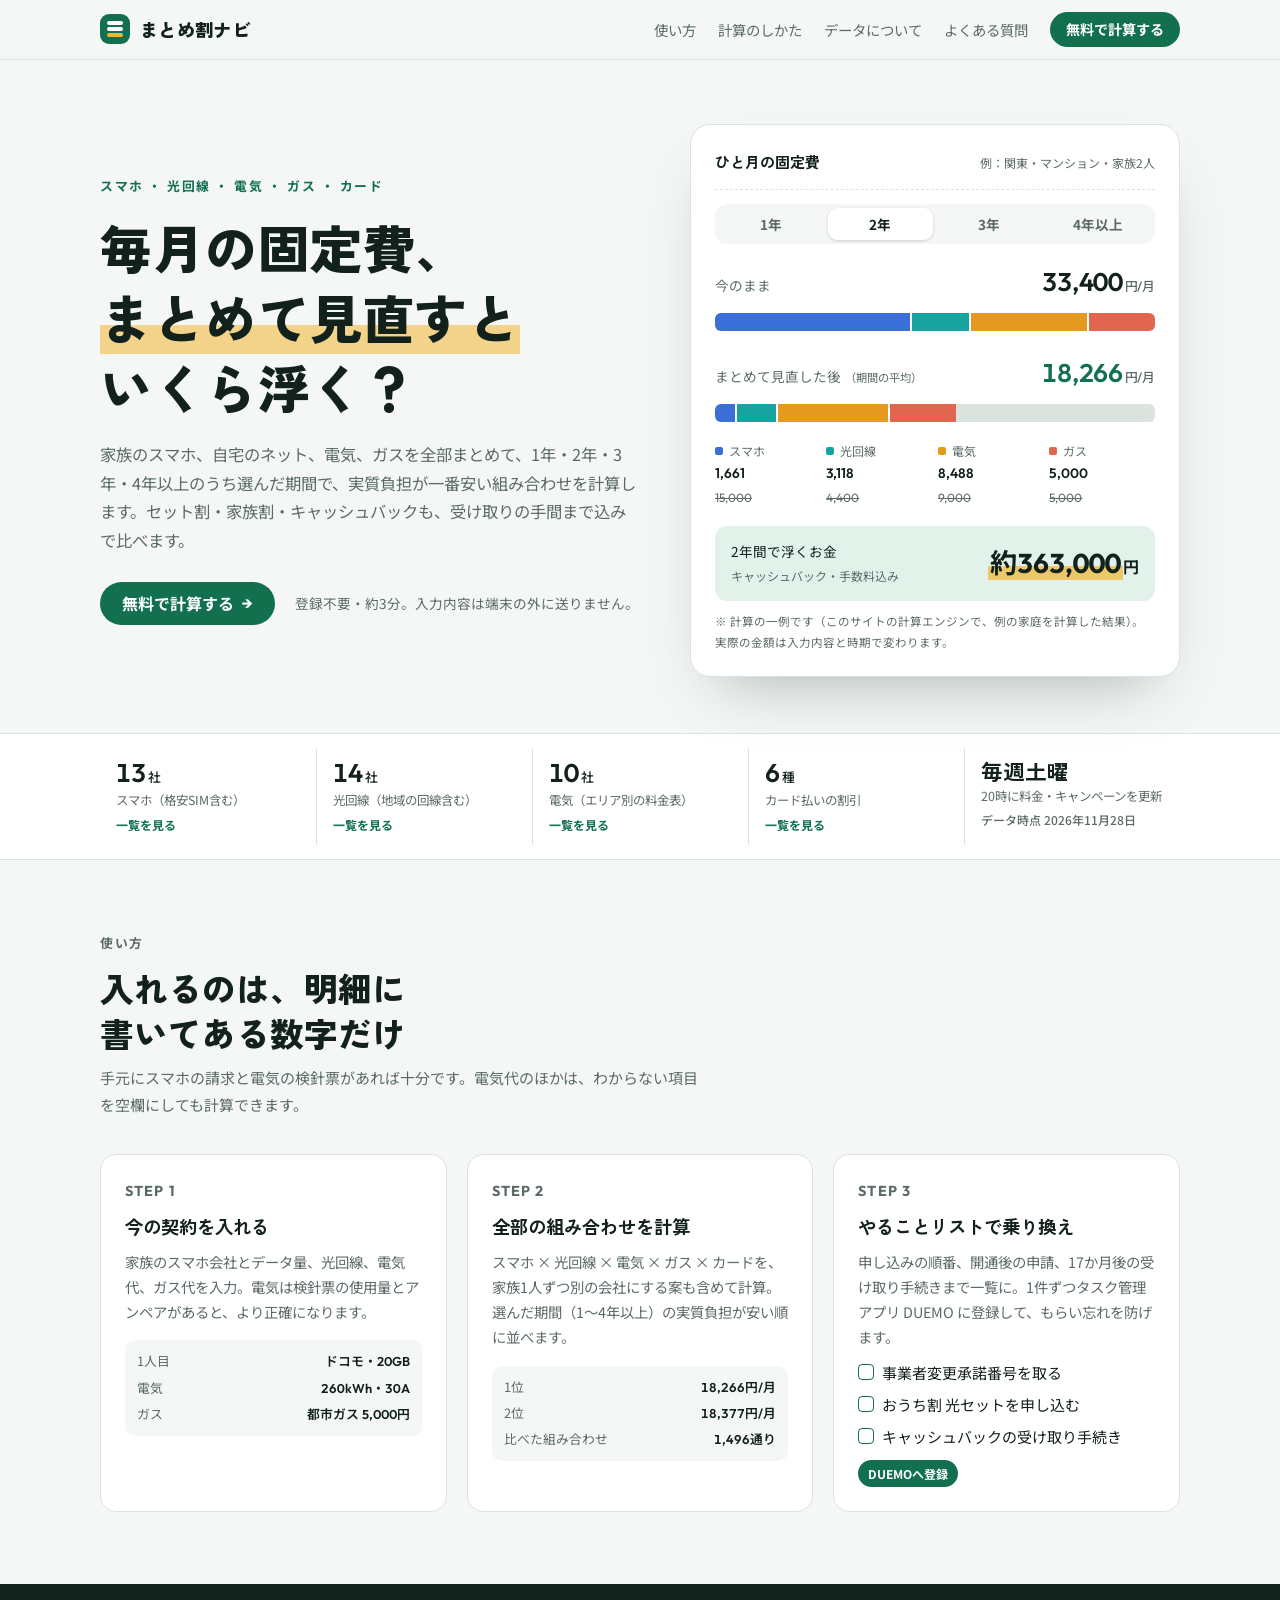
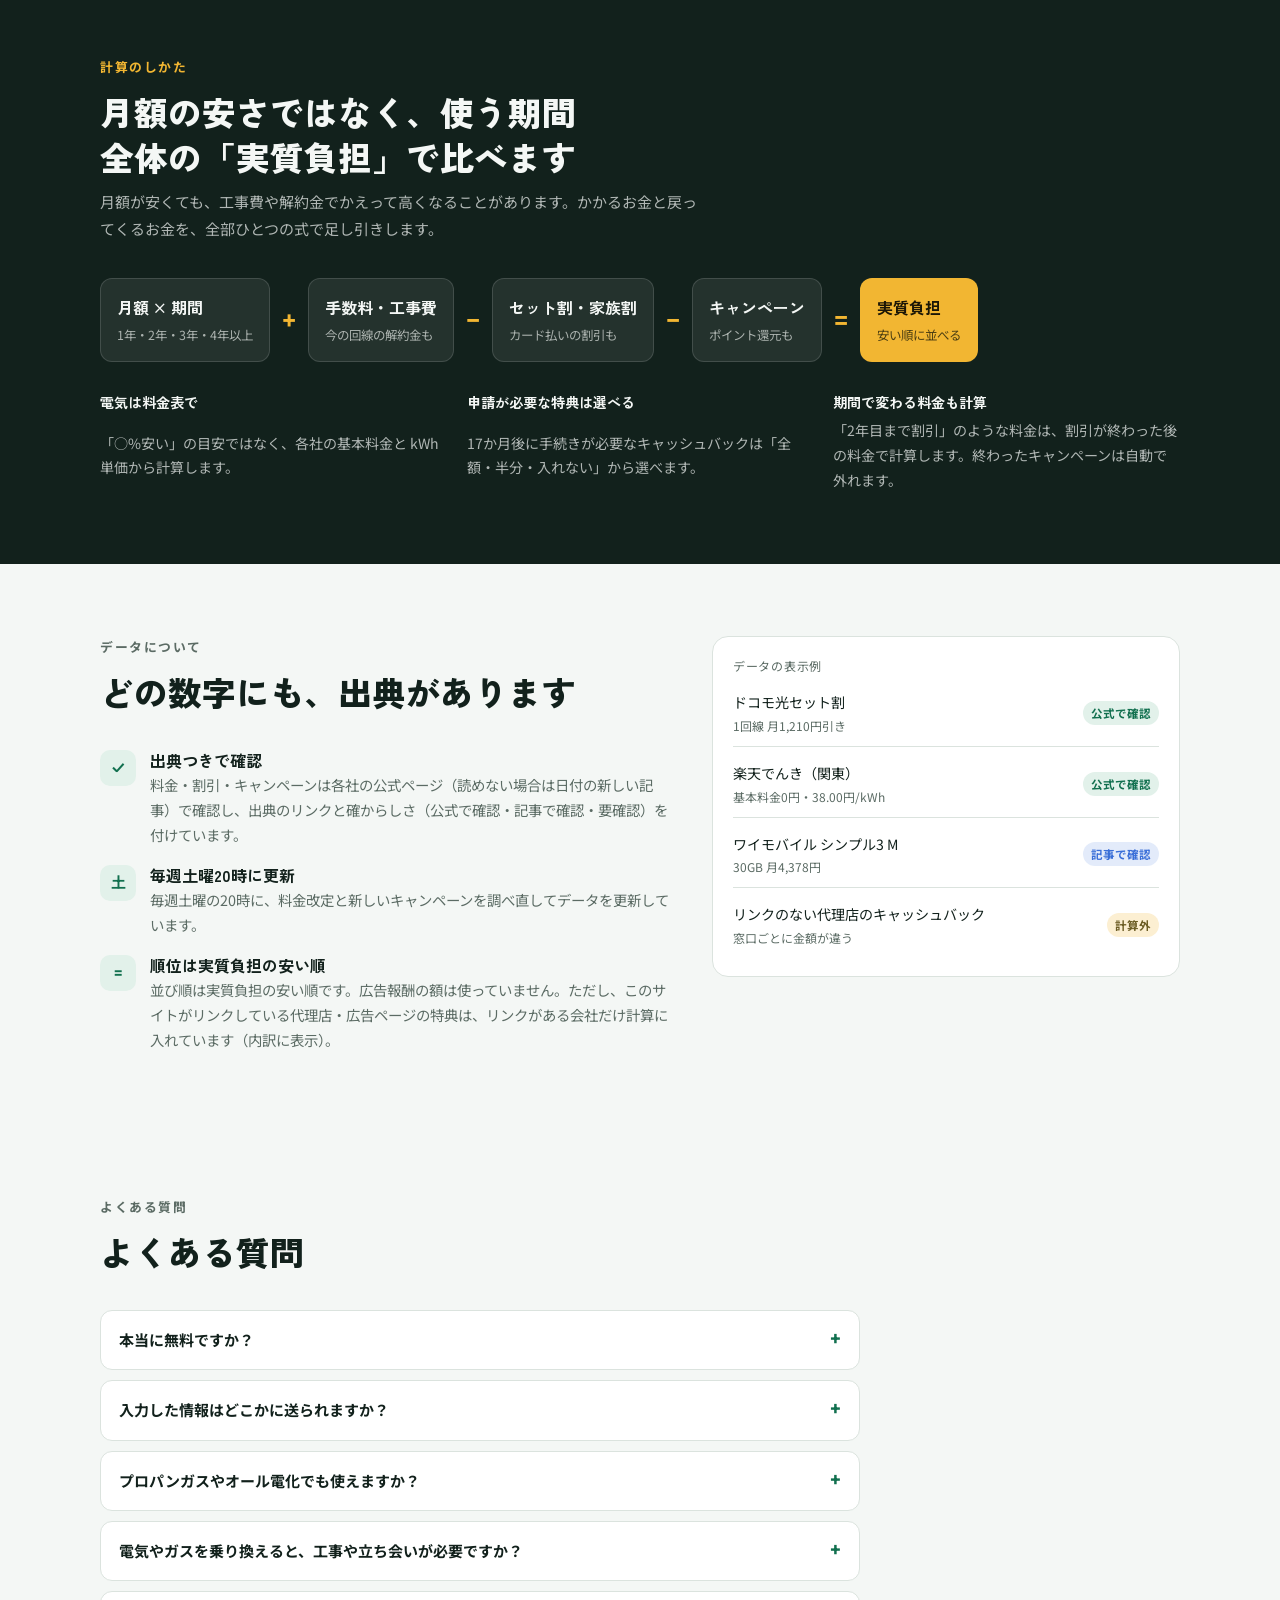
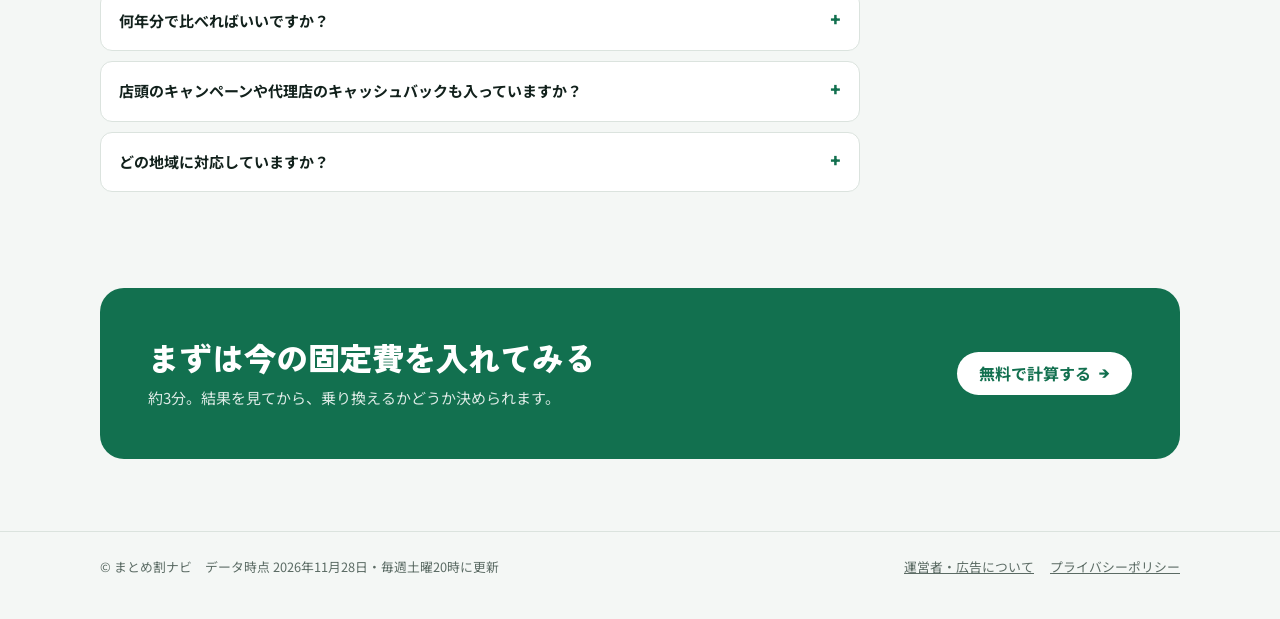
<file: index.html>
<!DOCTYPE html>
<html lang="ja">
<head>
<meta charset="UTF-8">
<meta name="viewport" content="width=device-width, initial-scale=1.0, viewport-fit=cover">
<title>まとめ割ナビ</title>
<meta name="claude:viewport-fit-sides" content="cover">
<meta name="description" content="スマホ・光回線・電気・ガス・カードをまとめて見直し、1年〜4年以上の実質負担が一番安い組み合わせと乗り換えのやることリストを無料で計算します。">
<meta property="og:title" content="まとめ割ナビ｜固定費をまとめて見直すと、いくら浮く？">
<meta property="og:description" content="家族のスマホ・光回線・電気・ガス・カードを全部まとめて、実質負担が一番安い組み合わせを無料で計算。データは毎週土曜20時に更新。">
<meta property="og:type" content="website">
<meta name="twitter:card" content="summary">
<link rel="preconnect" href="https://fonts.googleapis.com">
<link rel="preconnect" href="https://fonts.gstatic.com" crossorigin>
<link rel="stylesheet" href="https://fonts.googleapis.com/css2?family=Zen+Kaku+Gothic+New:wght@500;700;900&family=Noto+Sans+JP:wght@400;500;700&family=Outfit:wght@500;600;700&display=swap">
<style>
html, body { margin: 0; }

/* Layout: 明細書のように「今のまま」と「まとめた後」を並べて比べる。左に主張、右に明細カード。下は手順→計算式→信頼→FAQ */
:root {
  --paper: #f4f7f5;        /* 地：わずかに緑寄りの白 */
  --sheet: #ffffff;        /* 明細の紙 */
  --ink: #12211c;          /* 文字：深い緑の墨 */
  --muted: #5b6b64;
  --rule: #dbe3de;
  --brand: #12704f;        /* まとめ割の緑 */
  --brand-ink: #ffffff;
  --brand-soft: #e2f1ea;
  --mark: #f2b632;         /* 浮いたお金のマーカー（1か所だけ強く） */
  --c-mobile: #3a6fd8;
  --c-hikari: #17a3a0;
  --c-elec: #e39a1e;
  --c-gas: #e0664f;
  --font-display: "Zen Kaku Gothic New", "Hiragino Sans", "Noto Sans JP", sans-serif;
  --font-body: "Noto Sans JP", "Hiragino Sans", "Yu Gothic UI", sans-serif;
  --font-num: "Outfit", "Noto Sans JP", system-ui, sans-serif;
  --deep: #12211c;          /* 計算式の帯 */
  --on-deep: #f4f7f5;
  --radius: 16px;
}
@media (prefers-color-scheme: dark) {
  :root:not([data-theme="light"]) {
    --paper: #0d1512; --sheet: #15201c; --ink: #e7efeb; --muted: #9aaca4; --rule: #26342e;
    --brand: #3fbf8c; --brand-ink: #06120d; --brand-soft: #173329; --mark: #f5c451;
    --c-mobile: #6d97ee; --c-hikari: #3cc3bf; --c-elec: #f0b44a; --c-gas: #f08a75;
    --deep: #08100d; --on-deep: #e7efeb; color-scheme: dark;
  }
}
:root[data-theme="dark"] {
  --paper: #0d1512; --sheet: #15201c; --ink: #e7efeb; --muted: #9aaca4; --rule: #26342e;
  --brand: #3fbf8c; --brand-ink: #06120d; --brand-soft: #173329; --mark: #f5c451;
  --c-mobile: #6d97ee; --c-hikari: #3cc3bf; --c-elec: #f0b44a; --c-gas: #f08a75;
  --deep: #08100d; --on-deep: #e7efeb; color-scheme: dark;
}

* { box-sizing: border-box; }
body {
  background: var(--paper); color: var(--ink);
  font-family: var(--font-body); font-size: 15px; line-height: 1.75;
  -webkit-text-size-adjust: 100%;
}
.band { padding-left: max(16px, env(safe-area-inset-left, 0px)); padding-right: max(16px, env(safe-area-inset-right, 0px)); }
.wrap { max-width: 1080px; margin: 0 auto; }
h1, h2, h3 { font-family: var(--font-display); text-wrap: balance; line-height: 1.35; margin: 0; }
p { margin: 0; }
a { color: inherit; }
.num { font-family: var(--font-num); font-variant-numeric: tabular-nums; }
:focus-visible { outline: 3px solid var(--mark); outline-offset: 2px; border-radius: 6px; }

/* ---------- ヘッダー ---------- */
body::before { content: ""; position: fixed; inset: 0 0 auto; height: env(safe-area-inset-top, 0px); z-index: 10; background: var(--paper); }
.head { position: sticky; top: env(safe-area-inset-top, 0px); z-index: 5; background: color-mix(in srgb, var(--paper) 88%, transparent); backdrop-filter: blur(10px); border-bottom: 1px solid var(--rule); }
.head .wrap { display: flex; align-items: center; justify-content: space-between; gap: 12px; padding-block: 12px; }
.logo { display: flex; align-items: center; gap: 10px; font-family: var(--font-display); font-weight: 900; font-size: 1.15rem; text-decoration: none; letter-spacing: .02em; }
.logo-mark { width: 30px; height: 30px; border-radius: 9px; background: var(--brand); display: grid; place-items: center; }
.logo-mark span { display: block; width: 16px; height: 4px; border-radius: 2px; background: var(--brand-ink); box-shadow: 0 -6px 0 var(--brand-ink), 0 6px 0 var(--mark); }
.nav { display: flex; align-items: center; gap: 22px; font-size: .9rem; }
.nav a { text-decoration: none; color: var(--muted); }
.nav a:hover { color: var(--ink); }
.nav a.btn, .nav a.btn:hover { color: var(--brand-ink); }
.btn {
  display: inline-flex; align-items: center; justify-content: center; gap: 8px;
  padding: 12px 22px; border-radius: 999px; border: 0; cursor: pointer;
  background: var(--brand); color: var(--brand-ink); font: 700 1rem/1.2 var(--font-body); text-decoration: none;
  transition: transform .15s ease, box-shadow .15s ease;
}
.btn:hover { transform: translateY(-1px); box-shadow: 0 8px 20px color-mix(in srgb, var(--brand) 30%, transparent); }
.btn.small { padding: 9px 16px; font-size: .88rem; }
.btn .arrow { font-family: var(--font-num); }
@media (max-width: 720px) { .nav a:not(.btn) { display: none; } }

/* ---------- ヒーロー ---------- */
.hero .wrap { display: grid; grid-template-columns: 1.05fr .95fr; gap: 48px; align-items: center; padding-block: 64px 56px; }
.eyebrow { font-size: .8rem; letter-spacing: .12em; color: var(--brand); font-weight: 700; }
.hero h1 { font-size: clamp(2rem, 4.6vw, 3.25rem); font-weight: 900; letter-spacing: .01em; margin-top: 14px; }
.hero h1 .hl { background: linear-gradient(transparent 62%, color-mix(in srgb, var(--mark) 55%, transparent) 62%); }
.lead { margin-top: 18px; color: var(--muted); font-size: 1.02rem; max-width: 34em; }
.hero-cta { display: flex; flex-wrap: wrap; align-items: center; gap: 14px 20px; margin-top: 28px; }
.hero-cta .note { font-size: .85rem; color: var(--muted); }

/* 明細カード */
.bill { background: var(--sheet); border-radius: 20px; padding: 24px; border: 1px solid var(--rule); box-shadow: 0 30px 60px -30px color-mix(in srgb, var(--ink) 35%, transparent); min-width: 0; }
.bill-head { display: flex; justify-content: space-between; align-items: baseline; gap: 10px; padding-bottom: 14px; border-bottom: 1px dashed var(--rule); }
.bill-title { font-family: var(--font-display); font-weight: 700; }
.bill-meta { font-size: .75rem; color: var(--muted); }
.row { display: grid; gap: 8px; padding-block: 16px 4px; }
.row-top { display: flex; justify-content: space-between; align-items: baseline; gap: 10px; }
.row-label { font-size: .85rem; color: var(--muted); }
.row-total { font-size: 1.6rem; font-weight: 600; letter-spacing: -.01em; }
.row-total small { font-size: .8rem; color: var(--muted); font-weight: 500; margin-left: 2px; }
.after .row-total { color: var(--brand); }
.stack { display: flex; height: 18px; border-radius: 6px; overflow: hidden; background: var(--rule); }
.stack i { display: block; height: 100%; }
.stack i + i { box-shadow: -2px 0 0 var(--sheet); }
.m { background: var(--c-mobile); } .h { background: var(--c-hikari); } .e { background: var(--c-elec); } .g { background: var(--c-gas); }
.legend { display: grid; grid-template-columns: repeat(4, 1fr); gap: 6px; margin-top: 14px; font-size: .75rem; }
.legend div { display: grid; gap: 1px; }
.legend span { display: inline-flex; align-items: center; gap: 6px; color: var(--muted); }
.legend span::before { content: ""; width: 8px; height: 8px; border-radius: 2px; background: currentColor; }
.legend .lm::before { background: var(--c-mobile); } .legend .lh::before { background: var(--c-hikari); }
.legend .le::before { background: var(--c-elec); } .legend .lg::before { background: var(--c-gas); }
.legend b { font-family: var(--font-num); font-weight: 600; font-size: .85rem; }
.legend s { color: var(--muted); font-family: var(--font-num); text-decoration-thickness: 1px; }
.saving { margin-top: 18px; display: flex; align-items: center; justify-content: space-between; gap: 12px; padding: 14px 16px; border-radius: 12px; background: var(--brand-soft); }
.saving p { font-size: .85rem; }
.saving .big { font-size: 1.7rem; font-weight: 700; white-space: nowrap; }
.saving .big .marker { background: linear-gradient(transparent 60%, color-mix(in srgb, var(--mark) 70%, transparent) 60%); padding: 0 2px; }
.example { margin-top: 10px; font-size: .72rem; color: var(--muted); }

@media (max-width: 860px) {
  .hero .wrap { grid-template-columns: 1fr; gap: 36px; padding-block: 40px 40px; }
}
@media (max-width: 420px) {
  .legend { grid-template-columns: repeat(2, 1fr); row-gap: 10px; }
  .saving { flex-direction: column; align-items: flex-start; }
}

/* ---------- 比較の広さ ---------- */
.reach { border-block: 1px solid var(--rule); background: var(--sheet); }
@media (max-width: 760px) { .reach .wrap { padding-block: 4px; } }

/* ---------- セクション共通 ---------- */
.sec .wrap { padding-block: 72px; }
.sec-head { display: grid; gap: 10px; max-width: 40em; margin-bottom: 36px; }
.sec h2 { font-size: clamp(1.5rem, 3vw, 2.1rem); font-weight: 900; }
.sec-head p { color: var(--muted); }

/* 使い方（本当に順番がある手順なので番号を付ける） */
.steps { display: grid; grid-template-columns: repeat(3, 1fr); gap: 20px; counter-reset: step; }
.step { position: relative; padding: 24px; border-radius: var(--radius); background: var(--sheet); border: 1px solid var(--rule); display: grid; gap: 10px; align-content: start; min-width: 0; }
.step-no { font-family: var(--font-num); font-weight: 700; font-size: .85rem; color: var(--brand); letter-spacing: .08em; }
.step h3 { font-size: 1.15rem; }
.step p { font-size: .9rem; color: var(--muted); }
.step .sample { margin-top: 6px; font-size: .8rem; background: var(--paper); border-radius: 10px; padding: 10px 12px; display: grid; gap: 4px; }
.sample-row { display: flex; justify-content: space-between; gap: 8px; }
.sample-row span { color: var(--muted); }
.sample-row b { font-family: var(--font-num); font-weight: 600; }
.todo { display: grid; gap: 6px; }
.todo li { list-style: none; display: flex; gap: 8px; align-items: flex-start; }
.todo li::before { content: ""; flex: none; width: 14px; height: 14px; margin-top: 4px; border-radius: 4px; border: 1.5px solid var(--brand); }
.todo { padding: 0; margin: 0; }
.duemo-pill { justify-self: start; font-size: .75rem; font-weight: 700; padding: 3px 10px; border-radius: 999px; background: var(--brand); color: var(--brand-ink); }
@media (max-width: 860px) { .steps { grid-template-columns: 1fr; } }

/* 計算式 */
.formula-sec { background: var(--deep); color: var(--on-deep); }
.formula-sec .sec-head p { color: color-mix(in srgb, var(--on-deep) 70%, transparent); }
.formula { display: flex; flex-wrap: wrap; align-items: stretch; gap: 10px; }
.term { display: grid; gap: 4px; padding: 14px 16px; border-radius: 12px; background: color-mix(in srgb, var(--on-deep) 8%, transparent); border: 1px solid color-mix(in srgb, var(--on-deep) 14%, transparent); min-width: 0; }
.term b { font-family: var(--font-display); font-size: 1rem; }
.term span { font-size: .78rem; color: color-mix(in srgb, var(--on-deep) 65%, transparent); }
.op { display: grid; place-items: center; font-family: var(--font-num); font-size: 1.6rem; font-weight: 600; color: var(--mark); padding-inline: 2px; }
.term.result { background: var(--mark); color: #1b1606; border-color: transparent; }
.term.result span { color: #4a3d12; }
.formula-notes { margin-top: 28px; display: grid; grid-template-columns: repeat(3, 1fr); gap: 20px; font-size: .88rem; }
.formula-notes div { display: grid; gap: 4px; }
.formula-notes b { font-family: var(--font-display); }
.formula-notes p { color: color-mix(in srgb, var(--on-deep) 70%, transparent); }
@media (max-width: 760px) { .formula-notes { grid-template-columns: 1fr; } }

/* 信頼 */
.trust { display: grid; grid-template-columns: 1.1fr .9fr; gap: 40px; align-items: start; }
.trust-list { display: grid; gap: 18px; }
.trust-item { display: grid; grid-template-columns: 36px 1fr; gap: 14px; }
.trust-icon { width: 36px; height: 36px; border-radius: 10px; background: var(--brand-soft); display: grid; place-items: center; color: var(--brand); font-family: var(--font-num); font-weight: 700; }
.trust-item h3 { font-size: 1rem; }
.trust-item p { font-size: .9rem; color: var(--muted); }
.source-card { background: var(--sheet); border: 1px solid var(--rule); border-radius: var(--radius); padding: 18px 20px; display: grid; gap: 4px; min-width: 0; }
.source-card .cap { font-size: .75rem; color: var(--muted); letter-spacing: .06em; }
.src-row { display: flex; justify-content: space-between; align-items: center; gap: 10px; padding-block: 10px; border-bottom: 1px solid var(--rule); font-size: .88rem; }
.src-row:last-child { border-bottom: 0; }
.src-row .name { min-width: 0; }
.src-row .name small { display: block; color: var(--muted); font-size: .75rem; }
.badge { flex: none; font-size: .72rem; font-weight: 700; padding: 2px 8px; border-radius: 999px; }
.badge.ok { background: var(--brand-soft); color: var(--brand); }
.badge.mid { background: color-mix(in srgb, var(--c-mobile) 14%, transparent); color: var(--c-mobile); }
.badge.low { background: color-mix(in srgb, var(--mark) 22%, transparent); color: color-mix(in srgb, var(--mark) 40%, var(--ink)); }
@media (max-width: 860px) { .trust { grid-template-columns: 1fr; } }

/* FAQ */
.faq { display: grid; gap: 10px; max-width: 760px; }
.faq details { background: var(--sheet); border: 1px solid var(--rule); border-radius: 12px; padding: 4px 18px; }
.faq summary { cursor: pointer; padding-block: 12px; font-weight: 700; list-style: none; display: flex; justify-content: space-between; gap: 12px; }
.faq summary::-webkit-details-marker { display: none; }
.faq summary::after { content: "+"; font-family: var(--font-num); color: var(--brand); font-size: 1.2rem; line-height: 1.2; }
.faq details[open] summary::after { content: "−"; }
.faq details p { padding-bottom: 14px; font-size: .9rem; color: var(--muted); }

/* 最後のCTA */
.final .wrap { padding-block: 24px 72px; }
.final-box { border-radius: 24px; background: var(--brand); color: var(--brand-ink); padding: clamp(28px, 5vw, 48px); display: flex; flex-wrap: wrap; justify-content: space-between; align-items: center; gap: 20px; }
.final-box h2 { font-size: clamp(1.4rem, 3vw, 2rem); font-weight: 900; }
.final-box p { opacity: .85; margin-top: 6px; }
.final-box .btn { background: var(--brand-ink); color: var(--brand); }

/* フッター */
.foot { border-top: 1px solid var(--rule); }
.foot .wrap { padding-block: 24px 40px; display: flex; flex-wrap: wrap; justify-content: space-between; gap: 12px; font-size: .8rem; color: var(--muted); }
.foot nav { display: flex; gap: 16px; flex-wrap: wrap; }

.preview-note { background: var(--mark); color: #1b1606; font-size: .8rem; text-align: center; padding-block: 6px; }

@media (prefers-reduced-motion: reduce) { * { transition: none !important; } }

/* 期間の切り替え */
.period { display: grid; grid-template-columns: repeat(4, 1fr); gap: 4px; margin-top: 14px; padding: 4px; border-radius: 12px; background: var(--paper); }
.period button { border: 0; border-radius: 9px; padding: 8px 4px; background: transparent; color: var(--muted); font: 700 .85rem/1.2 var(--font-body); cursor: pointer; }
.period button[aria-selected="true"] { background: var(--sheet); color: var(--ink); box-shadow: 0 1px 3px color-mix(in srgb, var(--ink) 18%, transparent); }
.row-label .avg { font-size: .7rem; margin-left: 4px; }
.stack i { transition: width .35s ease; }

/* 比較の広さ（押すと一覧） */
.reach-grid { display: grid; grid-template-columns: repeat(5, 1fr); grid-auto-flow: row dense; padding-block: 14px; }
.reach-item { display: grid; gap: 2px; align-content: start; text-align: left; padding: 10px 16px; border: 0; border-left: 1px solid var(--rule); background: transparent; color: var(--ink); font: inherit; cursor: pointer; border-radius: 0; }
.reach-item:first-child { border-left: 0; }
.reach-item:not(.static):hover, .reach-item[aria-expanded="true"] { background: var(--brand-soft); }
.reach-item.static { cursor: default; }
.reach-item b { font-family: var(--font-num); font-weight: 600; font-size: 1.6rem; line-height: 1.2; }
.reach-item.static b { font-family: var(--font-display); font-size: 1.35rem; }
.reach-item b small { font-family: var(--font-body); font-size: .8rem; font-weight: 500; margin-left: 2px; }
.reach-item span { font-size: .78rem; color: var(--muted); }
.reach-item em { font-style: normal; font-size: .75rem; color: var(--brand); font-weight: 700; }
.reach-item.static em { color: var(--muted); font-weight: 500; }
.reach-panel { grid-column: 1 / -1; margin-block: 6px 10px; padding: 18px 20px; border-radius: var(--radius); background: var(--paper); border: 1px solid var(--rule); display: grid; gap: 12px; }
.reach-panel[hidden] { display: none; }
.reach-panel h3 { font-size: 1rem; display: flex; justify-content: space-between; gap: 10px; align-items: baseline; }
.reach-panel h3 button { border: 0; background: transparent; color: var(--muted); font: inherit; font-size: .85rem; cursor: pointer; }
.co-list { display: grid; grid-template-columns: repeat(auto-fill, minmax(200px, 1fr)); gap: 8px; margin: 0; padding: 0; list-style: none; }
.co-list li { background: var(--sheet); border: 1px solid var(--rule); border-radius: 10px; padding: 10px 12px; display: grid; gap: 2px; min-width: 0; }
.co-list a { font-weight: 700; text-decoration: none; }
.co-list a:hover { text-decoration: underline; }
.co-list small { color: var(--muted); font-size: .75rem; }
.co-list li { grid-template-columns: 1fr auto; column-gap: 10px; align-items: center; padding: 8px 12px; }
.co-list li > a, .co-list li > b, .co-list li > small { grid-column: 1; }
.co-list .badge { grid-column: 2; grid-row: 1 / span 2; justify-self: end; }
.excluded { font-size: .8rem; color: var(--muted); display: grid; gap: 4px; }
.excluded b { color: var(--ink); }
@media (max-width: 760px) {
  .reach-grid { grid-template-columns: repeat(2, 1fr); }
  .reach-item { border-left: 0; padding: 10px 8px; border-radius: 10px; }
  .reach-item.static { grid-column: 1 / -1; }
}
</style>
</head>
<body>
<header class="head band">
  <div class="wrap">
    <a class="logo" href="#top" aria-label="まとめ割ナビ トップ"><span class="logo-mark"><span></span></span>まとめ割ナビ</a>
    <nav class="nav" aria-label="ページ内リンク">
      <a href="#how">使い方</a>
      <a href="#formula">計算のしかた</a>
      <a href="#trust">データについて</a>
      <a href="#faq">よくある質問</a>
      <a class="btn small" href="keisan.html">無料で計算する</a>
    </nav>
  </div>
</header>

<main id="top">
  <section class="hero band">
    <div class="wrap">
      <div>
        <p class="eyebrow">スマホ ・ 光回線 ・ 電気 ・ ガス ・ カード</p>
        <h1>毎月の固定費、<br><span class="hl">まとめて見直すと</span><br>いくら浮く？</h1>
        <p class="lead">家族のスマホ、自宅のネット、電気、ガスを全部まとめて、1年・2年・3年・4年以上のうち選んだ期間で、実質負担が一番安い組み合わせを計算します。セット割・家族割・キャッシュバックも、受け取りの手間まで込みで比べます。</p>
        <div class="hero-cta">
          <a class="btn" href="keisan.html">無料で計算する <span class="arrow">→</span></a>
          <p class="note">登録不要・約3分。入力内容は端末の外に送りません。</p>
        </div>
      </div>

      <aside class="bill" aria-label="計算結果の例">
        <div class="bill-head">
          <p class="bill-title">ひと月の固定費</p>
          <p class="bill-meta">例：関東・マンション・家族2人</p>
        </div>
        <div class="period" role="tablist" aria-label="比べる期間">
          <button type="button" role="tab" data-months="12" aria-selected="false">1年</button>
          <button type="button" role="tab" data-months="24" aria-selected="true">2年</button>
          <button type="button" role="tab" data-months="36" aria-selected="false">3年</button>
          <button type="button" role="tab" data-months="48" aria-selected="false">4年以上</button>
        </div>
        <div class="row before">
          <div class="row-top"><span class="row-label">今のまま</span><span class="row-total num"><span id="ex-before">33,400</span><small>円/月</small></span></div>
          <div class="stack" id="bar-before" role="img" aria-label="今のままの内訳"></div>
        </div>
        <div class="row after">
          <div class="row-top"><span class="row-label">まとめて見直した後<small class="avg">（期間の平均）</small></span><span class="row-total num"><span id="ex-after">18,158</span><small>円/月</small></span></div>
          <div class="stack" id="bar-after" role="img" aria-label="見直した後の内訳"></div>
        </div>
        <div class="legend" id="legend"></div>
        <div class="saving">
          <p><span id="ex-period">2年間</span>で浮くお金<br><span style="color:var(--muted);font-size:.75rem">キャッシュバック・手数料込み</span></p>
          <p class="big num"><span class="marker" id="ex-saving">約365,000</span><span style="font-size:1rem">円</span></p>
        </div>
        <p class="example">※ 計算の一例です（このサイトの計算エンジンで、例の家庭を計算した結果）。実際の金額は入力内容と時期で変わります。</p>
      </aside>
    </div>
  </section>

  <section class="reach band" aria-label="比較している範囲">
    <div class="wrap">
      <div class="reach-grid">
        <button type="button" class="reach-item" data-list="mobile" aria-expanded="false" aria-controls="reach-panel"><b class="num" id="cnt-mobile">13<small>社</small></b><span>スマホ（格安SIM含む）</span><em>一覧を見る</em></button>
        <button type="button" class="reach-item" data-list="hikari" aria-expanded="false" aria-controls="reach-panel"><b class="num" id="cnt-hikari">14<small>社</small></b><span>光回線（地域の回線含む）</span><em>一覧を見る</em></button>
        <button type="button" class="reach-item" data-list="electric" aria-expanded="false" aria-controls="reach-panel"><b class="num" id="cnt-electric">9<small>社</small></b><span>電気（エリア別の料金表）</span><em>一覧を見る</em></button>
        <button type="button" class="reach-item" data-list="card" aria-expanded="false" aria-controls="reach-panel"><b class="num" id="cnt-card">6<small>種</small></b><span>カード払いの割引</span><em>一覧を見る</em></button>
        <div class="reach-item static"><b>毎週土曜</b><span>20時に料金・キャンペーンを更新</span><em id="asof">データ時点 2026年11月10日</em></div>
        <div class="reach-panel" id="reach-panel" role="region" aria-label="比較している会社の一覧" hidden></div>
      </div>
    </div>
  </section>

  <section class="sec band" id="how">
    <div class="wrap">
      <div class="sec-head">
        <p class="eyebrow">使い方</p>
        <h2>入れるのは、明細に書いてある数字だけ</h2>
        <p>手元にスマホの請求と電気の検針票があれば十分です。電気代のほかは、わからない項目を空欄にしても計算できます。</p>
      </div>
      <div class="steps">
        <article class="step">
          <p class="step-no">STEP 1</p>
          <h3>今の契約を入れる</h3>
          <p>家族のスマホ会社とデータ量、光回線、電気代、ガス代を入力。電気は検針票の使用量とアンペアがあると、より正確になります。</p>
          <div class="sample" aria-label="入力の例">
            <div class="sample-row"><span>1人目</span><b>ドコモ・20GB</b></div>
            <div class="sample-row"><span>電気</span><b class="num">260kWh・30A</b></div>
            <div class="sample-row"><span>ガス</span><b>都市ガス 5,000円</b></div>
          </div>
        </article>
        <article class="step">
          <p class="step-no">STEP 2</p>
          <h3>全部の組み合わせを計算</h3>
          <p>スマホ × 光回線 × 電気 × ガス × カードを、家族1人ずつ別の会社にする案も含めて計算。選んだ期間（1〜4年以上）の実質負担が安い順に並べます。</p>
          <div class="sample" aria-label="計算結果の例">
            <div class="sample-row"><span>1位</span><b class="num" id="ex-rank1">18,158円/月</b></div>
            <div class="sample-row"><span>2位</span><b class="num" id="ex-rank2">18,600円/月</b></div>
            <div class="sample-row"><span>比べた組み合わせ</span><b class="num" id="ex-combos">1,400通り</b></div>
          </div>
        </article>
        <article class="step">
          <p class="step-no">STEP 3</p>
          <h3>やることリストで乗り換え</h3>
          <p>申し込みの順番、開通後の申請、17か月後の受け取り手続きまで一覧に。1件ずつタスク管理アプリ DUEMO に登録して、もらい忘れを防げます。</p>
          <ul class="todo">
            <li>事業者変更承諾番号を取る</li>
            <li>おうち割 光セットを申し込む</li>
            <li>キャッシュバックの受け取り手続き</li>
          </ul>
          <span class="duemo-pill">DUEMOへ登録</span>
        </article>
      </div>
    </div>
  </section>

  <section class="sec band formula-sec" id="formula">
    <div class="wrap">
      <div class="sec-head">
        <p class="eyebrow" style="color:var(--mark)">計算のしかた</p>
        <h2>月額の安さではなく、使う期間全体の「実質負担」で比べます</h2>
        <p>月額が安くても、工事費や解約金でかえって高くなることがあります。かかるお金と戻ってくるお金を、全部ひとつの式で足し引きします。</p>
      </div>
      <div class="formula" role="img" aria-label="実質負担＝月額×期間＋手数料・工事費・解約金−セット割・家族割・カード割−キャンペーン・ポイント">
        <div class="term"><b>月額 × 期間</b><span>1年・2年・3年・4年以上</span></div>
        <div class="op">+</div>
        <div class="term"><b>手数料・工事費</b><span>今の回線の解約金も</span></div>
        <div class="op">−</div>
        <div class="term"><b>セット割・家族割</b><span>カード払いの割引も</span></div>
        <div class="op">−</div>
        <div class="term"><b>キャンペーン</b><span>ポイント還元も</span></div>
        <div class="op">=</div>
        <div class="term result"><b>実質負担</b><span>安い順に並べる</span></div>
      </div>
      <div class="formula-notes">
        <div><b>電気は料金表で</b><p>「○%安い」の目安ではなく、各社の基本料金と kWh 単価から計算します。</p></div>
        <div><b>申請が必要な特典は選べる</b><p>17か月後に手続きが必要なキャッシュバックは「全額・半分・入れない」から選べます。</p></div>
        <div><b>期間で変わる料金も計算</b><p>「2年目まで割引」のような料金は、割引が終わった後の料金で計算します。終わったキャンペーンは自動で外れます。</p></div>
      </div>
    </div>
  </section>

  <section class="sec band" id="trust">
    <div class="wrap trust">
      <div>
        <div class="sec-head">
          <p class="eyebrow">データについて</p>
          <h2>どの数字にも、出典があります</h2>
        </div>
        <div class="trust-list">
          <div class="trust-item"><span class="trust-icon">✓</span><div><h3>出典つきで確認</h3><p>料金・割引・キャンペーンは各社の公式ページ（読めない場合は日付の新しい記事）で確認し、出典のリンクと確からしさ（公式で確認・記事で確認・要確認）を付けています。</p></div></div>
          <div class="trust-item"><span class="trust-icon">土</span><div><h3>毎週土曜20時に更新</h3><p>毎週土曜の20時に、料金改定と新しいキャンペーンを調べ直してデータを更新しています。</p></div></div>
          <div class="trust-item"><span class="trust-icon">=</span><div><h3>順位は実質負担の安い順</h3><p>並び順は実質負担の安い順です。広告報酬の額は使っていません。ただし、このサイトがリンクしている代理店・広告ページの特典は、リンクがある会社だけ計算に入れています（内訳に表示）。</p></div></div>
        </div>
      </div>
      <div class="source-card" aria-label="出典表示の例">
        <p class="cap">データの表示例</p>
        <div class="src-row"><p class="name">ドコモ光セット割<small>1回線 月1,210円引き</small></p><span class="badge ok">公式で確認</span></div>
        <div class="src-row"><p class="name">楽天でんき（関東）<small>基本料金0円・38.00円/kWh</small></p><span class="badge ok">公式で確認</span></div>
        <div class="src-row"><p class="name">ワイモバイル シンプル3 M<small>30GB 月4,378円</small></p><span class="badge mid">記事で確認</span></div>
        <div class="src-row"><p class="name">リンクのない代理店のキャッシュバック<small>窓口ごとに金額が違う</small></p><span class="badge low">計算外</span></div>
      </div>
    </div>
  </section>

  <section class="sec band" id="faq" style="padding-top:0">
    <div class="wrap">
      <div class="sec-head">
        <p class="eyebrow">よくある質問</p>
        <h2>よくある質問</h2>
      </div>
      <div class="faq">
        <details><summary>本当に無料ですか？</summary><p>無料です。会員登録もいりません。サイトはアフィリエイト広告で運営しています。順位は実質負担の安い順で、広告報酬の額は使っていません（リンク先の代理店・広告ページの特典は、リンクがある会社だけ計算に入れています）。</p></details>
        <details><summary>入力した情報はどこかに送られますか？</summary><p>送りません。計算はお使いの端末のブラウザの中だけで行い、入力内容は次に開いたときのために端末に保存されるだけです。</p></details>
        <details><summary>プロパンガスやオール電化でも使えますか？</summary><p>使えます。プロパンガスは会社ごとの料金が公表されていないことが多いため、今の金額のまま計算し、スマホ・光回線・電気の見直し分を出します。</p></details>
        <details><summary>電気やガスを乗り換えると、工事や立ち会いが必要ですか？</summary><p>一般的な家庭の電気・都市ガスの切り替えは、新しい会社に申し込むだけで、今の会社への解約連絡も不要です。必要な手続きは、結果の「やることリスト」に順番に出ます。</p></details>
        <details><summary>何年分で比べればいいですか？</summary><p>次に見直すまでの期間に合わせて選んでください。1年・2年・3年・4年以上から選べます。キャッシュバックや工事費のように最初だけかかるお金は、期間が長いほど1か月あたりの影響が小さくなります。</p></details>
        <details><summary>店頭のキャンペーンや代理店のキャッシュバックも入っていますか？</summary><p>基本は、各社の公式サイトで公開されている料金・割引・キャンペーンで計算しています。代理店のキャッシュバックは、このサイトがリンクしている代理店・広告ページのもの（有料オプションなしでもらえる金額だけ）を計算に入れ、内訳に代理店名を表示しています。それ以外の代理店・家電量販店・店頭限定のキャンペーンは、窓口ごとに金額や条件が違い、ネットで調べても出てこないものも多いため入れていません。お店で案内された特典がある場合は、その分さらに安くなることがあります（オプション加入などの条件もあわせて確認してください）。</p></details>
        <details><summary>どの地域に対応していますか？</summary><p>全国のスマホと光回線、沖縄を除く全国の電気（エリア別の料金表）に対応しています。地域の光回線（eo光・コミュファ光・ピカラ光・メガ・エッグ・BBIQ）も比べます。</p></details>
      </div>
    </div>
  </section>

  <section class="final band">
    <div class="wrap">
      <div class="final-box">
        <div>
          <h2>まずは今の固定費を入れてみる</h2>
          <p>約3分。結果を見てから、乗り換えるかどうか決められます。</p>
        </div>
        <a class="btn" href="keisan.html">無料で計算する <span class="arrow">→</span></a>
      </div>
    </div>
  </section>
</main>

<footer class="foot band">
  <div class="wrap">
    <p>© まとめ割ナビ　<span id="foot-asof">データは毎週土曜20時に更新</span></p>
    <nav aria-label="サイト情報"><a href="about.html">運営者・広告について</a><a href="privacy.html">プライバシーポリシー</a></nav>
  </div>
</footer>

<script src="data.js"></script>
<script src="engine.js"></script>
<script>
(function () {
  const D = window.KAKEI_DATA;
  const E = window.KakeiEngine;
  if (!D || !E) return; // データが読めなくても静的な内容はそのまま表示
  const fmt = (n) => Math.round(n).toLocaleString('ja-JP');
  const $ = (id) => document.getElementById(id);
  const esc = (t) => String(t).replace(/[&<>"']/g, (c) => ({ '&': '&amp;', '<': '&lt;', '>': '&gt;', '"': '&quot;', "'": '&#39;' }[c]));
  const jpDate = (ymd) => `${Number(ymd.slice(0, 4))}年${Number(ymd.slice(5, 7))}月${Number(ymd.slice(8, 10))}日`;

  // データ時点
  $('asof').textContent = `データ時点 ${jpDate(D.asOf)}`;
  $('foot-asof').textContent = `データ時点 ${jpDate(D.asOf)}・毎週土曜20時に更新`;

  // ---- 例の家庭を、本物の計算エンジンで計算 ----
  const example = {
    area: 'tokyo', housing: 'mansion',
    lines: [{ current: 'docomo', gb: 20 }, { current: 'docomo', gb: 3 }],
    mobileCurrentMonthly: 15000,
    hikari: { use: true, current: 'docomo-hikari', currentMonthly: 4400, cancelFee: 0 },
    electric: { current: 'std', bill: 9000, amp: 30, kWh: '' },
    gas: { type: 'city', current: 'std', bill: 5000 },
    cards: {}, options: {},
  };
  const before = { line: 15000, hikari: 4400, electric: 9000, gas: 5000 };
  const beforeTotal = before.line + before.hikari + before.electric + before.gas;
  const CATS = [['line', 'スマホ', 'm', 'lm'], ['hikari', '光回線', 'h', 'lh'], ['electric', '電気', 'e', 'le'], ['gas', 'ガス', 'g', 'lg']];
  const cache = {};
  function calc(months) {
    if (!cache[months]) cache[months] = E.compare({ ...example, months }, D);
    return cache[months];
  }
  function bar(el, values) {
    el.innerHTML = CATS.map(([k, , cls]) => `<i class="${cls}" style="width:${(values[k] / beforeTotal * 100).toFixed(1)}%"></i>`).join('');
  }
  function show(months) {
    const r = calc(months);
    const best = r.top[0];
    const after = {};
    for (const [k] of CATS) after[k] = best.subtotal[k] / months;
    after.line += (best.subtotal.card || 0) / months;
    const afterTotal = best.total / months;
    $('ex-before').textContent = fmt(beforeTotal);
    $('ex-after').textContent = fmt(afterTotal);
    bar($('bar-before'), before);
    bar($('bar-after'), after);
    $('legend').innerHTML = CATS.map(([k, name, , lc]) => `<div><span class="${lc}">${name}</span><b>${fmt(after[k])}</b><s>${fmt(before[k])}</s></div>`).join('');
    $('ex-period').textContent = months === 48 ? '4年間' : `${months / 12}年間`;
    $('ex-saving').textContent = '約' + fmt(Math.round((r.current.total - best.total) / 1000) * 1000);
    $('ex-rank1').textContent = `${fmt(afterTotal)}円/月`;
    if (r.top[1]) $('ex-rank2').textContent = `${fmt(r.top[1].total / months)}円/月`;
    $('ex-combos').textContent = `${fmt(r.combinations)}通り`;
    document.querySelectorAll('.period button').forEach((b) => b.setAttribute('aria-selected', String(Number(b.dataset.months) === months)));
  }
  document.querySelectorAll('.period button').forEach((b) => b.addEventListener('click', () => show(Number(b.dataset.months))));
  show(24);

  // ---- 比較対象の会社数と一覧 ----
  const areaName = (ids) => ids.map((id) => (D.areas.find((a) => a.id === id) || {}).name).join('・');
  const conf = (x) => x.confidence === 'high' ? '<span class="badge ok">公式で確認</span>' : x.confidence === 'mid' ? '<span class="badge mid">記事で確認</span>' : '<span class="badge low">要確認</span>';
  const link = (name, url) => /^https:\/\//.test(url || '') ? `<a href="${esc(url)}" target="_blank" rel="noopener">${esc(name)}</a>` : `<b>${esc(name)}</b>`;
  const lists = {
    mobile: { title: 'スマホ', unit: '社', items: D.mobileBrands.map((b) => ({ name: b.name, url: b.source, conf: b, sub: `${b.plans.length}プラン（${b.plans.map((p) => p.capGB === null ? '無制限' : p.capGB + 'GB').join('・')}）` })), notCat: 'スマホ' },
    hikari: { title: '光回線', unit: '社', items: D.hikari.map((h) => ({ name: h.name, url: h.source, conf: h, sub: `${h.areas ? areaName(h.areas) + 'のみ' : '全国'}${h.housing && h.housing.length === 1 ? '・戸建てのみ' : ''}` })), notCat: '光回線' },
    electric: { title: '電気', unit: '社', items: D.electric.map((e) => ({ name: e.name, url: e.source || (e.tariffs && e.tariffs.tokyo && e.tariffs.tokyo.source), conf: e, sub: e.areas ? (e.areas.length >= 9 ? '沖縄以外の全国' : areaName(e.areas)) : '各地域の大手電力' })), notCat: '電気' },
    card: { title: 'カード払いの割引', unit: '種', items: (D.cards || []).map((c) => ({ name: c.name, url: c.source, conf: c, sub: Object.entries(c.perLine).map(([b, v]) => `${(D.mobileBrands.find((x) => x.id === b) || {}).name} 月${fmt(v)}円引き`).join('／') + (c.annualFee ? `・年会費${fmt(c.annualFee)}円` : '・年会費無料') })), notCat: 'カード' },
  };
  for (const [k, l] of Object.entries(lists)) $('cnt-' + k).innerHTML = `${l.items.length}<small>${l.unit}</small>`;
  const panel = $('reach-panel');
  let open = null;
  function openList(key, btn) {
    document.querySelectorAll('.reach-item[data-list]').forEach((b) => b.setAttribute('aria-expanded', 'false'));
    if (open === key) { panel.hidden = true; open = null; return; }
    const l = lists[key];
    panel.innerHTML = `
      <h3><span>${esc(l.title)}：${l.items.length}${l.unit}を比較</span><button type="button" id="panel-close">閉じる</button></h3>
      <ul class="co-list">${l.items.map((x) => `<li>${link(x.name, x.url)}<small>${esc(x.sub)}</small>${conf(x.conf)}</li>`).join('')}</ul>`;
    btn.after(panel); // 押したタイルのすぐ下に出す（空いたマスは後ろのタイルが詰める）
    panel.hidden = false;
    btn.setAttribute('aria-expanded', 'true');
    open = key;
    $('panel-close').addEventListener('click', () => { panel.hidden = true; btn.setAttribute('aria-expanded', 'false'); open = null; btn.focus(); });
  }
  document.querySelectorAll('.reach-item[data-list]').forEach((b) => b.addEventListener('click', () => openList(b.dataset.list, b)));
})();
</script>
</body>
</html>
</file>
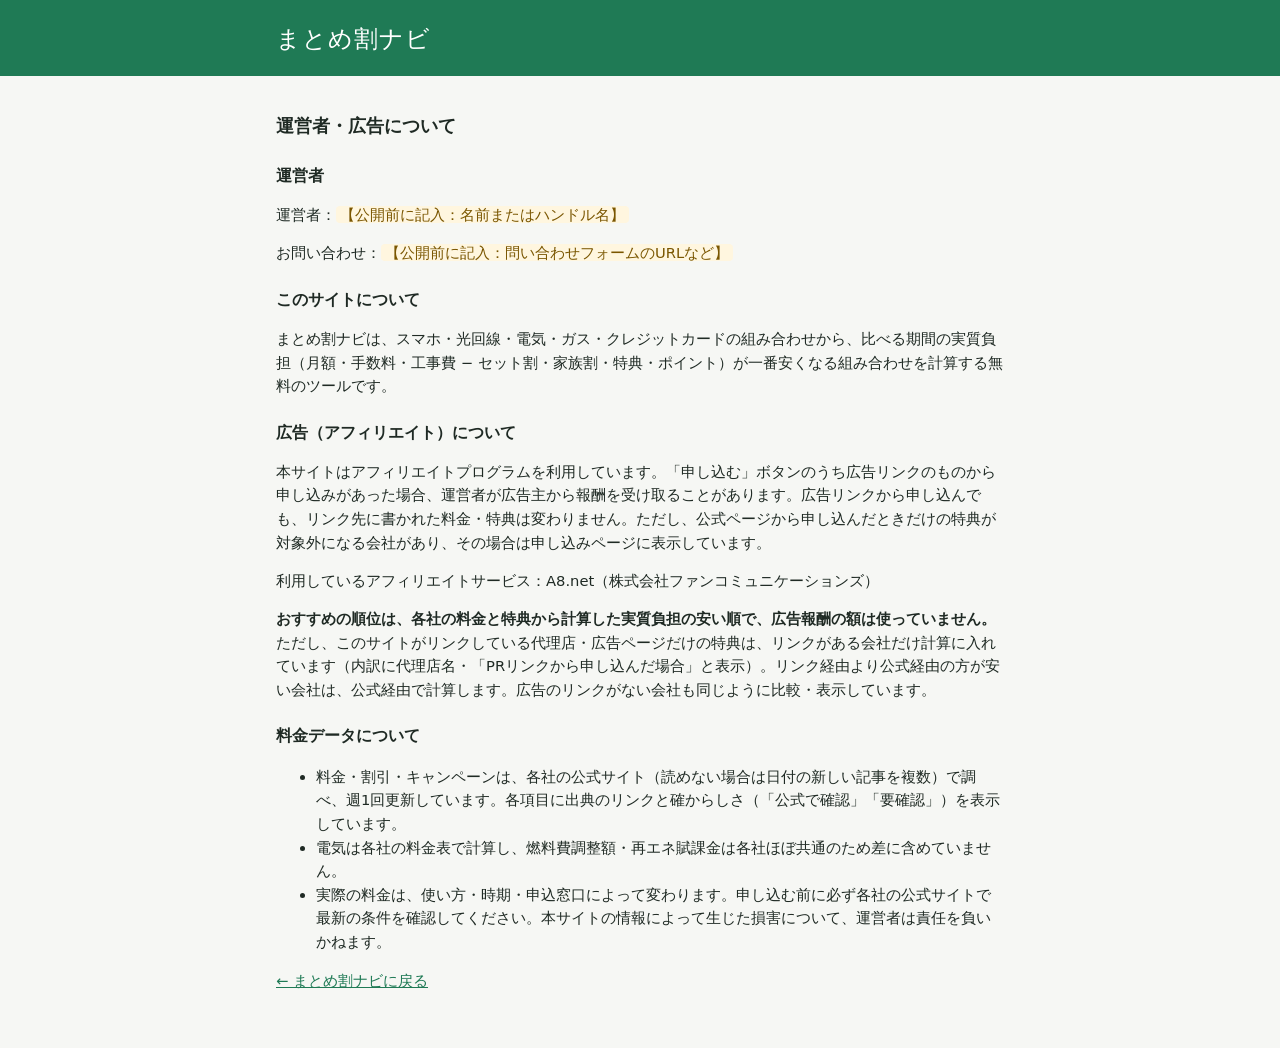
<file: about.html>
<!DOCTYPE html>
<html lang="ja">
<head>
  <meta charset="UTF-8">
  <meta name="viewport" content="width=device-width, initial-scale=1.0">
  <title>運営者・広告について｜まとめ割ナビ</title>
  <link rel="stylesheet" href="style.css">
</head>
<body>
  <header class="top"><div class="wrap"><p class="logo"><a href="./" style="color:inherit;text-decoration:none">まとめ割ナビ</a></p></div></header>
  <main class="wrap doc">
    <h1 class="h2">運営者・広告について</h1>

    <h2 class="h3">運営者</h2>
    <p>運営者：<span class="todo-fill">【公開前に記入：名前またはハンドル名】</span></p>
    <p>お問い合わせ：<span class="todo-fill">【公開前に記入：問い合わせフォームのURLなど】</span></p>

    <h2 class="h3">このサイトについて</h2>
    <p>まとめ割ナビは、スマホ・光回線・電気・ガス・クレジットカードの組み合わせから、比べる期間の実質負担（月額・手数料・工事費 − セット割・家族割・特典・ポイント）が一番安くなる組み合わせを計算する無料のツールです。</p>

    <h2 class="h3">広告（アフィリエイト）について</h2>
    <p>本サイトはアフィリエイトプログラムを利用しています。「申し込む」ボタンのうち広告リンクのものから申し込みがあった場合、運営者が広告主から報酬を受け取ることがあります。広告リンクから申し込んでも、リンク先に書かれた料金・特典は変わりません。ただし、公式ページから申し込んだときだけの特典が対象外になる会社があり、その場合は申し込みページに表示しています。</p>
    <p>利用しているアフィリエイトサービス：A8.net（株式会社ファンコミュニケーションズ）</p>
    <p><strong>おすすめの順位は、各社の料金と特典から計算した実質負担の安い順で、広告報酬の額は使っていません。</strong>ただし、このサイトがリンクしている代理店・広告ページだけの特典は、リンクがある会社だけ計算に入れています（内訳に代理店名・「PRリンクから申し込んだ場合」と表示）。リンク経由より公式経由の方が安い会社は、公式経由で計算します。広告のリンクがない会社も同じように比較・表示しています。</p>

    <h2 class="h3">料金データについて</h2>
    <ul>
      <li>料金・割引・キャンペーンは、各社の公式サイト（読めない場合は日付の新しい記事を複数）で調べ、週1回更新しています。各項目に出典のリンクと確からしさ（「公式で確認」「要確認」）を表示しています。</li>
      <li>電気は各社の料金表で計算し、燃料費調整額・再エネ賦課金は各社ほぼ共通のため差に含めていません。</li>
      <li>実際の料金は、使い方・時期・申込窓口によって変わります。申し込む前に必ず各社の公式サイトで最新の条件を確認してください。本サイトの情報によって生じた損害について、運営者は責任を負いかねます。</li>
    </ul>
    <p><a href="./">← まとめ割ナビに戻る</a></p>
  </main>
</body>
</html>
</file>
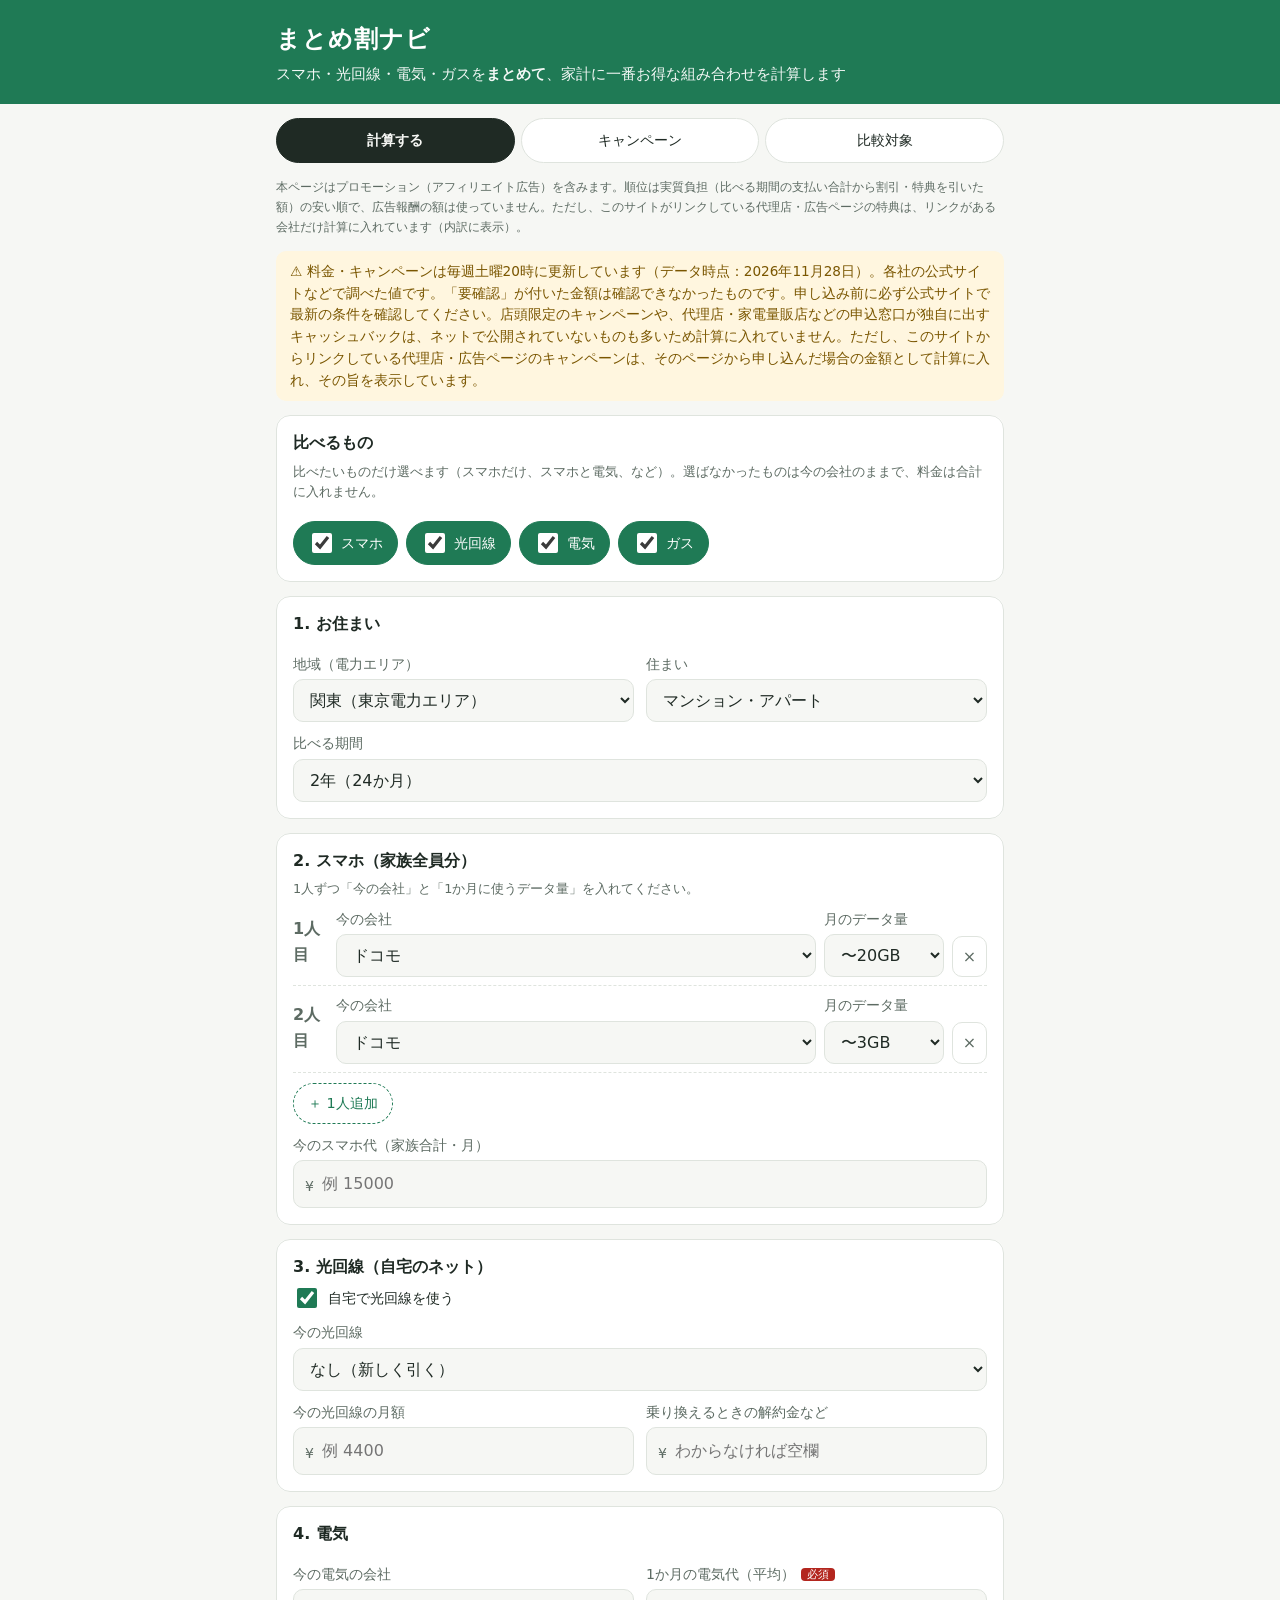
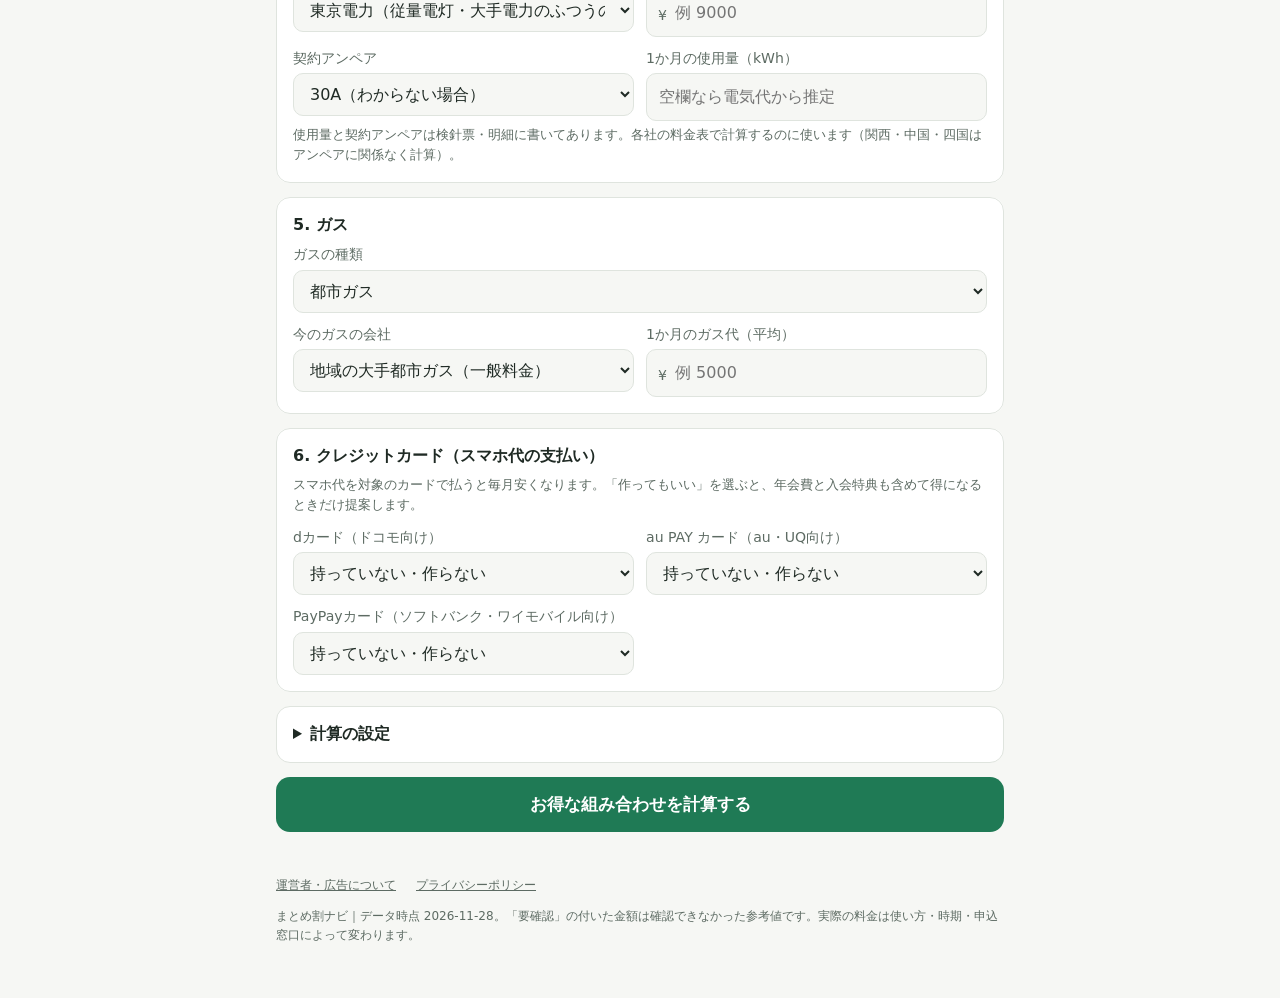
<file: keisan.html>
<!DOCTYPE html>
<html lang="ja">
<head>
  <meta charset="UTF-8">
  <meta name="viewport" content="width=device-width, initial-scale=1.0">
  <title>まとめ割ナビ</title>
  <meta name="description" content="スマホ・光回線・電気・ガスの組み合わせから、家計に一番お得なセットを計算します。">
  <meta property="og:title" content="まとめ割ナビ｜スマホ・光回線・電気・ガスの一番お得な組み合わせ">
  <meta property="og:description" content="家族のスマホ・光回線・電気・ガス・カードを全部まとめて、実質負担が一番安い組み合わせと、乗り換えのやることリストを無料で計算。">
  <meta property="og:type" content="website">
  <meta name="twitter:card" content="summary">
  <link rel="stylesheet" href="style.css">
</head>
<body>
  <header class="top">
    <div class="wrap">
      <h1 class="logo"><a href="./" style="color:inherit;text-decoration:none">まとめ割ナビ</a></h1>
      <p class="tagline">スマホ・光回線・電気・ガスを<strong>まとめて</strong>、家計に一番お得な組み合わせを計算します</p>
    </div>
  </header>

  <nav class="tabs wrap" role="tablist">
    <button class="tab is-active" role="tab" data-tab="sim" aria-selected="true">計算する</button>
    <button class="tab" role="tab" data-tab="campaigns" aria-selected="false">キャンペーン</button>
    <button class="tab" role="tab" data-tab="scope" aria-selected="false">比較対象</button>
  </nav>

  <main class="wrap">
    <p class="pr-disclosure" id="pr-disclosure" hidden></p>
    <div class="notice" id="notice"></div>

    <!-- 診断 -->
    <section id="tab-sim" class="panel">
      <form id="form" class="form" autocomplete="off">
        <fieldset class="card">
          <legend>比べるもの</legend>
          <p class="hint">比べたいものだけ選べます（スマホだけ、スマホと電気、など）。選ばなかったものは今の会社のままで、料金は合計に入れません。</p>
          <div class="cmp-pick">
            <label class="cmp-chip"><input type="checkbox" name="cmp" value="mobile" checked> スマホ</label>
            <label class="cmp-chip"><input type="checkbox" name="cmp" value="hikari" checked> 光回線</label>
            <label class="cmp-chip"><input type="checkbox" name="cmp" value="electric" checked> 電気</label>
            <label class="cmp-chip"><input type="checkbox" name="cmp" value="gas" checked> ガス</label>
          </div>
        </fieldset>

        <fieldset class="card">
          <legend>1. お住まい</legend>
          <div class="grid2">
            <label>地域（電力エリア）
              <select name="area" id="area"></select>
            </label>
            <label>住まい
              <select name="housing">
                <option value="mansion">マンション・アパート</option>
                <option value="house">戸建て</option>
              </select>
            </label>
          </div>
          <label>比べる期間
            <select name="months">
              <option value="12">1年（12か月）</option>
              <option value="24" selected>2年（24か月）</option>
              <option value="36">3年（36か月）</option>
              <option value="48">4年以上（48か月で計算）</option>
            </select>
          </label>
        </fieldset>

        <fieldset class="card">
          <legend>2. スマホ（家族全員分）</legend>
          <p class="hint">1人ずつ「今の会社」と「1か月に使うデータ量」を入れてください。</p>
          <div id="lines"></div>
          <button type="button" class="btn-sub" id="add-line">＋ 1人追加</button>
          <p class="hint cmp-off" data-cmp-off="mobile" hidden>今回は比べません（今の会社のまま）。セット割の計算に使うので、今の会社だけ選んでください。</p>
          <label data-cmp="mobile">今のスマホ代（家族合計・月）
            <span class="yen"><input type="number" name="mobileCurrentMonthly" min="0" max="300000" step="1" inputmode="numeric" placeholder="例 15000"></span>
          </label>
        </fieldset>

        <fieldset class="card">
          <legend>3. 光回線（自宅のネット）</legend>
          <label class="check"><input type="checkbox" name="hikariUse" checked> 自宅で光回線を使う</label>
          <div id="hikari-box">
            <label>今の光回線
              <select name="hikariCurrent" id="hikariCurrent"></select>
            </label>
            <p class="hint cmp-off" data-cmp-off="hikari" hidden>今回は比べません（今の会社のまま）。セット割の計算に使うので、今の会社だけ選んでください。</p>
            <div class="grid2" data-cmp="hikari">
              <label>今の光回線の月額
                <span class="yen"><input type="number" name="hikariCurrentMonthly" min="0" max="50000" step="1" inputmode="numeric" placeholder="例 4400"></span>
              </label>
              <label>乗り換えるときの解約金など
                <span class="yen"><input type="number" name="hikariCancelFee" min="0" max="200000" step="1" inputmode="numeric" placeholder="わからなければ空欄"></span>
              </label>
            </div>
          </div>
        </fieldset>

        <fieldset class="card">
          <legend>4. 電気</legend>
          <div class="grid2">
            <label>今の電気の会社
              <select name="electricCurrent" id="electricCurrent"></select>
            </label>
            <label data-cmp="electric">1か月の電気代（平均）<span class="req">必須</span>
              <span class="yen"><input type="number" name="electricBill" min="0" max="200000" step="1" inputmode="numeric" placeholder="例 9000" required></span>
            </label>
            <label data-cmp="electric">契約アンペア
              <select name="electricAmp">
                <option value="10">10A</option><option value="15">15A</option><option value="20">20A</option>
                <option value="30" selected>30A（わからない場合）</option><option value="40">40A</option><option value="50">50A</option><option value="60">60A</option>
              </select>
            </label>
            <label data-cmp="electric">1か月の使用量（kWh）
              <input type="number" name="electricKWh" min="0" step="1" inputmode="numeric" placeholder="空欄なら電気代から推定">
            </label>
          </div>
          <p class="hint cmp-off" data-cmp-off="electric" hidden>今回は比べません（今の会社のまま）。セット割の計算に使うので、今の会社だけ選んでください。</p>
          <p class="hint" data-cmp="electric">使用量と契約アンペアは検針票・明細に書いてあります。各社の料金表で計算するのに使います（関西・中国・四国はアンペアに関係なく計算）。</p>
        </fieldset>

        <fieldset class="card">
          <legend>5. ガス</legend>
          <label>ガスの種類
            <select name="gasType" id="gasType">
              <option value="city">都市ガス</option>
              <option value="propane">プロパンガス（LPガス）</option>
              <option value="none">ガスなし（オール電化など）</option>
            </select>
          </label>
          <div class="grid2" id="gas-box">
            <label id="gasCurrentLabel">今のガスの会社
              <select name="gasCurrent" id="gasCurrent"></select>
            </label>
            <label data-cmp="gas">1か月のガス代（平均）
              <span class="yen"><input type="number" name="gasBill" min="0" max="200000" step="1" inputmode="numeric" placeholder="例 5000"></span>
            </label>
          </div>
          <p class="hint cmp-off" data-cmp-off="gas" hidden>今回は比べません（今の会社のまま）。セット割の計算に使うので、今の会社だけ選んでください。</p>
          <p class="hint" id="gas-hint" hidden>プロパンガスは会社ごとの料金差が大きく、まだ比較に対応していません（今の金額のまま計算します）。</p>
        </fieldset>

        <fieldset class="card">
          <legend>6. クレジットカード（スマホ代の支払い）</legend>
          <p class="hint">スマホ代を対象のカードで払うと毎月安くなります。「作ってもいい」を選ぶと、年会費と入会特典も含めて得になるときだけ提案します。</p>
          <div class="grid2" id="card-box"></div>
        </fieldset>

        <details class="card options">
          <summary>計算の設定</summary>
          <label class="check"><input type="checkbox" name="includePoints" checked> ポイント還元もお得分に含める</label>
          <label>自分で申請しないともらえない特典の扱い
            <select name="applyPolicy">
              <option value="full">全額もらえる前提で計算する</option>
              <option value="half">半分だけ見込む（申請を忘れる・条件を外すかもしれない）</option>
              <option value="none">計算に入れない</option>
            </select>
          </label>
          <p class="hint">キャッシュバックの中には、開通の数か月〜17か月後に届くメールから自分で手続きしないともらえないもの（NURO光・So-net光など）や、エントリーが必要なもの（楽天モバイルなど）があります。期限を過ぎると0円になるため、ここで扱いを選べます。自動でもらえる特典は常に全額で計算します。</p>
          <label class="check"><input type="checkbox" name="excludeUnverified" checked> 金額を確認できていない割引・特典（要確認）は計算に入れない</label>
        </details>

        <button type="submit" class="btn-main">お得な組み合わせを計算する</button>
      </form>

      <div id="result" class="result" aria-live="polite"></div>
    </section>

    <!-- キャンペーン一覧 -->
    <section id="tab-campaigns" class="panel" hidden>
      <div class="filters" id="camp-filters"></div>
      <div id="campaign-list"></div>
      <h2 class="h2">セット割・家族割の一覧</h2>
      <p class="hint">同じサービスをまとめると毎月安くなる割引です。</p>
      <div id="discount-list"></div>
    </section>
    <!-- 比較対象 -->
    <section id="tab-scope" class="panel" hidden>
      <div id="scope"></div>
    </section>
  </main>

  <footer class="foot wrap">
    <p class="foot-links"><a href="about.html">運営者・広告について</a>　<a href="privacy.html">プライバシーポリシー</a></p>
    <p id="foot-note"></p>
  </footer>

  <script src="data.js"></script>
  <script src="engine.js"></script>
  <script src="affiliate.js"></script>
  <script src="share-card.js"></script>
  <script src="app.js"></script>
</body>
</html>
</file>
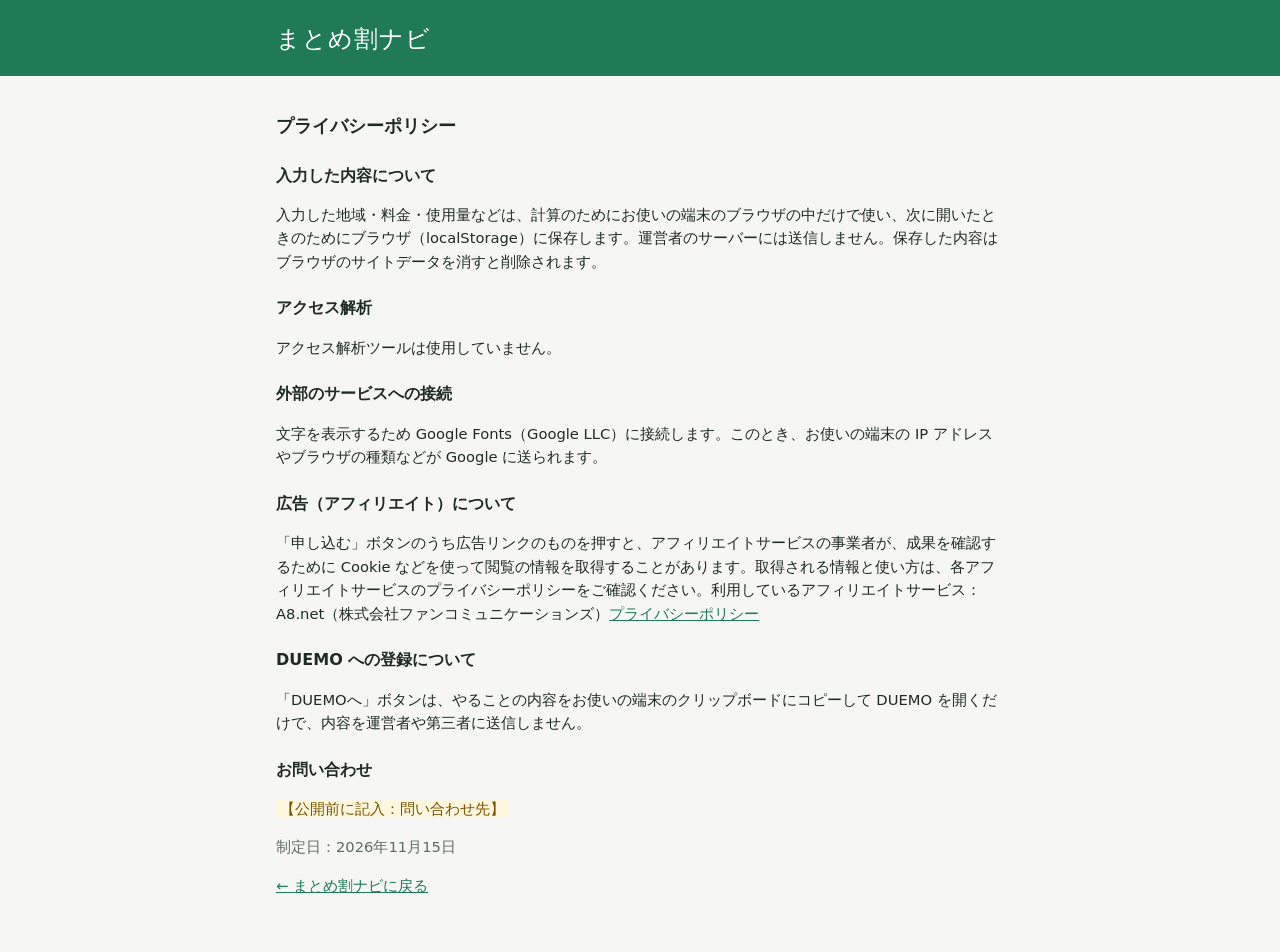
<file: privacy.html>
<!DOCTYPE html>
<html lang="ja">
<head>
  <meta charset="UTF-8">
  <meta name="viewport" content="width=device-width, initial-scale=1.0">
  <title>プライバシーポリシー｜まとめ割ナビ</title>
  <link rel="stylesheet" href="style.css">
</head>
<body>
  <header class="top"><div class="wrap"><p class="logo"><a href="./" style="color:inherit;text-decoration:none">まとめ割ナビ</a></p></div></header>
  <main class="wrap doc">
    <h1 class="h2">プライバシーポリシー</h1>

    <h2 class="h3">入力した内容について</h2>
    <p>入力した地域・料金・使用量などは、計算のためにお使いの端末のブラウザの中だけで使い、次に開いたときのためにブラウザ（localStorage）に保存します。運営者のサーバーには送信しません。保存した内容はブラウザのサイトデータを消すと削除されます。</p>

    <h2 class="h3">アクセス解析</h2>
    <p>アクセス解析ツールは使用していません。</p>
    <h2 class="h3">外部のサービスへの接続</h2>
    <p>文字を表示するため Google Fonts（Google LLC）に接続します。このとき、お使いの端末の IP アドレスやブラウザの種類などが Google に送られます。</p>

    <h2 class="h3">広告（アフィリエイト）について</h2>
    <p>「申し込む」ボタンのうち広告リンクのものを押すと、アフィリエイトサービスの事業者が、成果を確認するために Cookie などを使って閲覧の情報を取得することがあります。取得される情報と使い方は、各アフィリエイトサービスのプライバシーポリシーをご確認ください。利用しているアフィリエイトサービス：A8.net（株式会社ファンコミュニケーションズ）<a href="https://www.fancs.com/privacy" target="_blank" rel="noopener">プライバシーポリシー</a></p>

    <h2 class="h3">DUEMO への登録について</h2>
    <p>「DUEMOへ」ボタンは、やることの内容をお使いの端末のクリップボードにコピーして DUEMO を開くだけで、内容を運営者や第三者に送信しません。</p>

    <h2 class="h3">お問い合わせ</h2>
    <p><span class="todo-fill">【公開前に記入：問い合わせ先】</span></p>
    <p class="meta">制定日：2026年11月15日</p>
    <p><a href="./">← まとめ割ナビに戻る</a></p>
  </main>
</body>
</html>
</file>
<file: style.css>
:root {
  --bg: #f6f7f4;
  --surface: #ffffff;
  --text: #1f2a24;
  --muted: #5d6b63;
  --line: #dfe4de;
  --accent: #1f7a55;
  --accent-soft: #e3f2ea;
  --gain: #1f7a55;
  --cost: #1f2a24;
  --warn-bg: #fff6df;
  --warn-text: #7a5600;
  --gold: #c99a2e;
  --radius: 14px;
}
@media (prefers-color-scheme: dark) {
  :root:not([data-theme="light"]) {
    --bg: #121714;
    --surface: #1b221e;
    --text: #e6ece8;
    --muted: #9fb0a6;
    --line: #2e3833;
    --accent: #5cc796;
    --accent-soft: #1e3329;
    --gain: #5cc796;
    --cost: #e6ece8;
    --warn-bg: #3a3018;
    --warn-text: #f0d48c;
  }
}
:root[data-theme="dark"] {
  --bg: #121714; --surface: #1b221e; --text: #e6ece8; --muted: #9fb0a6; --line: #2e3833;
  --accent: #5cc796; --accent-soft: #1e3329; --gain: #5cc796; --cost: #e6ece8; --warn-bg: #3a3018; --warn-text: #f0d48c;
}

* { box-sizing: border-box; }
body {
  margin: 0;
  background: var(--bg);
  color: var(--text);
  font-family: system-ui, -apple-system, "Hiragino Sans", "Noto Sans JP", "Yu Gothic UI", sans-serif;
  line-height: 1.6;
  -webkit-text-size-adjust: 100%;
}
.wrap { max-width: 760px; margin: 0 auto; padding: 0 16px; }

.top { background: var(--accent); color: #fff; padding: 20px 0 18px; }
.logo { margin: 0; font-size: 1.5rem; letter-spacing: .04em; }
.tagline { margin: 4px 0 0; font-size: .92rem; opacity: .95; }

.tabs { display: flex; gap: 6px; margin-top: 14px; }
.tab {
  flex: 1; padding: 10px 8px; border: 1px solid var(--line); border-radius: 999px;
  background: var(--surface); color: var(--text); font: inherit; font-size: .9rem; cursor: pointer;
}
.tab.is-active { background: var(--text); color: var(--bg); border-color: var(--text); font-weight: 700; }

.notice {
  margin: 14px 0; padding: 10px 14px; border-radius: 10px;
  background: var(--warn-bg); color: var(--warn-text); font-size: .85rem;
}

.card {
  background: var(--surface); border: 1px solid var(--line); border-radius: var(--radius);
  padding: 14px 16px 16px; margin: 0 0 14px; min-width: 0;
}
legend { font-weight: 700; padding: 0 6px; margin-left: -6px; }
fieldset.card legend { float: left; width: 100%; padding: 0; margin: 0 0 6px; }
fieldset.card legend + * { clear: both; }

label { display: block; font-size: .88rem; color: var(--muted); margin-top: 10px; }
label.check { display: flex; gap: 8px; align-items: center; color: var(--text); }
select, input[type="number"] {
  display: block; width: 100%; margin-top: 4px; padding: 10px 12px; font: inherit; font-size: 1rem;
  color: var(--text); background: var(--bg); border: 1px solid var(--line); border-radius: 10px;
}
input[type="checkbox"] { width: 20px; height: 20px; accent-color: var(--accent); }
.yen { position: relative; display: block; }
.yen::before { content: "¥"; position: absolute; left: 12px; top: 50%; transform: translateY(-40%); color: var(--muted); }
.yen input { padding-left: 28px; }
.grid2 { display: grid; grid-template-columns: 1fr 1fr; gap: 0 12px; }
@media (max-width: 520px) { .grid2 { grid-template-columns: 1fr; } }
.hint { font-size: .8rem; color: var(--muted); margin: 4px 0 0; }

.line-row {
  display: grid; grid-template-columns: 2.2em 1fr 7.5em 2.2em; gap: 8px; align-items: end;
  padding: 8px 0; border-bottom: 1px dashed var(--line);
}
.line-row label { margin-top: 0; }
.line-no { font-weight: 700; color: var(--muted); padding-bottom: 10px; }
.btn-x {
  width: 2.2em; height: 2.6em; border: 1px solid var(--line); border-radius: 10px; background: transparent;
  color: var(--muted); font: inherit; cursor: pointer;
}
.btn-sub {
  margin-top: 10px; padding: 8px 14px; border: 1px dashed var(--accent); background: transparent; color: var(--accent);
  border-radius: 999px; font: inherit; font-size: .9rem; cursor: pointer;
}
.btn-main {
  display: block; width: 100%; padding: 14px; border: 0; border-radius: var(--radius);
  background: var(--accent); color: #fff; font: inherit; font-size: 1.05rem; font-weight: 700; cursor: pointer;
}
.options summary { cursor: pointer; font-weight: 700; }

/* 結果 */
.result { margin-top: 22px; }
.summary {
  background: var(--accent-soft); border-radius: var(--radius); padding: 14px 16px; margin-bottom: 14px;
}
.summary .big { font-size: 1.6rem; font-weight: 800; color: var(--gain); line-height: 1.3; }
.summary p { margin: 2px 0; font-size: .9rem; }

.plan {
  background: var(--surface); border: 1px solid var(--line); border-radius: var(--radius);
  padding: 14px 16px; margin-bottom: 12px;
}
.plan.is-best { border: 2px solid var(--accent); }
.plan-head { display: flex; justify-content: space-between; align-items: baseline; gap: 8px; flex-wrap: wrap; }
.rank { font-weight: 800; font-size: .95rem; }
.rank .crown { color: var(--gold); }
.total { font-size: 1.35rem; font-weight: 800; }
.total small { font-size: .8rem; font-weight: 400; color: var(--muted); }
.save { font-size: .88rem; color: var(--gain); font-weight: 700; }
.save.minus { color: var(--muted); font-weight: 400; }
.services { list-style: none; padding: 0; margin: 10px 0 0; display: grid; gap: 6px; }
.services li { display: grid; grid-template-columns: 4.2em 1fr; gap: 8px; font-size: .92rem; }
.services .cat {
  font-size: .75rem; text-align: center; border-radius: 6px; padding: 2px 0; background: var(--bg); color: var(--muted);
  align-self: start;
}
.services .sub { display: block; font-size: .8rem; color: var(--muted); }
.tag { display: inline-block; font-size: .72rem; padding: 0 6px; border-radius: 6px; margin-left: 4px; vertical-align: 1px; }
.tag.new { background: var(--accent-soft); color: var(--accent); }
.tag.keep { background: var(--bg); color: var(--muted); }
.tag.low { background: var(--warn-bg); color: var(--warn-text); }
.tag.ok { background: var(--accent-soft); color: var(--accent); }
a.src { font-size: .75rem; color: var(--accent); margin-left: 4px; }

details.breakdown { margin-top: 10px; }
details.breakdown summary { cursor: pointer; font-size: .85rem; color: var(--accent); }
.bd { width: 100%; border-collapse: collapse; font-size: .82rem; margin-top: 6px; }
.bd td { padding: 4px 0; border-bottom: 1px solid var(--line); vertical-align: top; }
.bd td.num { text-align: right; white-space: nowrap; padding-left: 8px; font-variant-numeric: tabular-nums; }
.bd tr.gain td.num { color: var(--gain); }
.bd tr.sum td { font-weight: 700; border-bottom: 0; }

.h2 { font-size: 1.1rem; margin: 26px 0 6px; }
.brand-table, .camp-table { width: 100%; border-collapse: collapse; font-size: .85rem; background: var(--surface); border-radius: var(--radius); overflow: hidden; }
.brand-table th, .brand-table td, .camp-table th, .camp-table td { padding: 8px 10px; border-bottom: 1px solid var(--line); text-align: left; vertical-align: top; }
.brand-table td.num, .camp-table td.num { text-align: right; white-space: nowrap; font-variant-numeric: tabular-nums; }
.brand-table th, .camp-table th { font-size: .75rem; color: var(--muted); font-weight: 400; }
.table-scroll { overflow-x: auto; border: 1px solid var(--line); border-radius: var(--radius); }

.filters { display: flex; flex-wrap: wrap; gap: 6px; margin-bottom: 12px; }
.chip {
  padding: 6px 12px; border-radius: 999px; border: 1px solid var(--line); background: var(--surface);
  color: var(--text); font: inherit; font-size: .85rem; cursor: pointer;
}
.chip.is-active { background: var(--accent); border-color: var(--accent); color: #fff; }

.camp-card {
  background: var(--surface); border: 1px solid var(--line); border-radius: var(--radius); padding: 12px 14px; margin-bottom: 10px;
}
.camp-card .row { display: flex; justify-content: space-between; gap: 10px; align-items: baseline; }
.camp-card .amt { font-weight: 800; font-size: 1.1rem; color: var(--gain); white-space: nowrap; }
.camp-card .cond { font-size: .82rem; color: var(--muted); margin: 4px 0 0; }
.meta { font-size: .75rem; color: var(--muted); }

.foot { font-size: .75rem; color: var(--muted); padding-top: 10px; padding-bottom: 40px; }

/* 内訳のグループ */
.bd th { text-align: left; font-weight: 700; padding: 10px 0 4px; border-bottom: 2px solid var(--line); }
.bd th.num { text-align: right; white-space: nowrap; }
.bd .bd-subhead td { font-weight: 700; color: var(--muted); padding-top: 8px; }
.bd a, .services a, .camp-card a, .scope-list a { color: inherit; text-decoration: underline; text-decoration-color: var(--accent); text-underline-offset: 2px; }
.services .lines { display: grid; gap: 6px; }
.scope-card { background: var(--surface); border: 1px solid var(--line); border-radius: var(--radius); padding: 12px 14px; margin-bottom: 10px; }
.scope-card h3 { margin: 0 0 6px; font-size: 1rem; }
.scope-list { margin: 0; padding-left: 1.2em; font-size: .9rem; }
.scope-list li { margin: 2px 0; }

/* やることリスト・DUEMO */
.todo-phase { font-weight: 700; margin: 12px 0 4px; font-size: .9rem; }
.todo-list { margin: 0; padding-left: 1.4em; font-size: .9rem; }
.todo-list li { margin: 6px 0; }
.todo-list .sub { display: block; font-size: .78rem; color: var(--muted); }
.todo-list a { color: inherit; text-decoration: underline; text-decoration-color: var(--accent); text-underline-offset: 2px; }
.duemo { margin: 10px 0 4px; padding: 12px 14px; border-radius: 12px; background: var(--accent-soft); }
.duemo p { margin: 0 0 8px; font-size: .9rem; }
.btn-duemo {
  display: block; width: 100%; padding: 12px; border: 0; border-radius: 12px; margin: 6px 0;
  background: var(--accent); color: #fff; font: inherit; font-weight: 700; cursor: pointer;
}
.duemo .btn-sub { margin-top: 0; }
.howto { margin: 4px 0 8px; padding-left: 1.3em; font-size: .85rem; }
.todo-row { display: grid; grid-template-columns: 1fr auto; gap: 8px; align-items: start; }
.btn-todo-duemo {
  white-space: nowrap; padding: 6px 10px; border-radius: 999px; background: var(--accent); color: #fff !important;
  text-decoration: none !important; font-size: .8rem; font-weight: 700;
}
.btn-todo-duemo.done { background: var(--bg); color: var(--muted) !important; border: 1px solid var(--line); }
.toast {
  position: fixed; left: 16px; right: 16px; bottom: 20px; z-index: 10; padding: 12px 16px; border-radius: 12px;
  background: var(--text); color: var(--bg); font-size: .9rem; text-align: center; box-shadow: 0 6px 20px rgba(0,0,0,.25);
}

/* 広告・申込リンク */
.pr-disclosure { margin: 14px 0 0; font-size: .78rem; color: var(--muted); }
.todo-actions { display: flex; flex-direction: column; gap: 6px; align-items: stretch; }
.btn-signup {
  white-space: nowrap; padding: 6px 10px; border-radius: 999px; text-align: center; font-size: .8rem; font-weight: 700;
  background: #8a6400; color: #fff !important; text-decoration: none !important; /* 白文字とのコントラスト 5:1 以上 */
}
.pr { display: inline-block; margin-left: 4px; padding: 0 4px; border-radius: 4px; font-size: .65rem; background: rgba(255,255,255,.3); vertical-align: 1px; }
.foot-links a { color: var(--muted); margin-right: 8px; }

/* 規約などの文書ページ */
.doc { padding-top: 10px; padding-bottom: 40px; }
.doc .h3 { font-size: 1rem; margin: 22px 0 6px; }
.doc p, .doc li { font-size: .92rem; }
.doc a { color: var(--accent); }
.todo-fill { background: var(--warn-bg); color: var(--warn-text); padding: 0 4px; border-radius: 4px; }

/* お店で見せる比較図 */
.btn-card { margin-top: 10px; }
.card-dialog { position: fixed; inset: 0; z-index: 50; background: rgba(0, 0, 0, .55); display: flex; align-items: flex-start; justify-content: center; overflow-y: auto; padding: 16px; }
.card-dialog[hidden] { display: none; }
.card-sheet { background: var(--surface); color: var(--text); border-radius: var(--radius); padding: 16px; width: 100%; max-width: 560px; }
.card-bar { display: flex; justify-content: space-between; align-items: center; gap: 10px; }
.card-close { border: 0; background: transparent; color: var(--muted); font: inherit; cursor: pointer; padding: 6px 4px; }
.card-actions { display: flex; flex-wrap: wrap; gap: 8px; margin: 10px 0 12px; }
.card-actions .btn { display: inline-block; padding: 10px 16px; border: 1px solid var(--accent); border-radius: 999px; background: var(--accent); color: #fff; font: inherit; font-weight: 700; text-decoration: none; cursor: pointer; }
.card-actions .btn-ghost { background: transparent; color: var(--accent); }
.card-img { display: block; width: 100%; height: auto; border: 1px solid var(--line); border-radius: 10px; }
a.btn-copyall { display: inline-block; text-decoration: none; border-style: solid; font-weight: 700; }
a.btn-copyall.done { background: var(--accent-soft); }


/* DUEMO から来たときの申込み案内 */
.apply-panel { margin: 14px 0; padding: 16px; border: 2px solid var(--gold); border-radius: 12px; background: var(--surface); }
.apply-panel h2 { margin: 0 0 6px; font-size: 1.1rem; }
.apply-panel ul { margin: 8px 0; padding-left: 1.2em; }
.apply-panel li { margin-bottom: 6px; }
.apply-panel .btn-apply { display: inline-block; margin: 6px 0; padding: 10px 18px; font-size: .95rem; white-space: normal; }
.pr-note { margin: 10px 0 0; font-size: .78rem; color: var(--muted); }
.cmp-pick { display: flex; flex-wrap: wrap; gap: 8px; margin-top: 8px; }
.cmp-chip { display: inline-flex; align-items: center; gap: 6px; padding: 8px 14px; border: 1px solid var(--line); border-radius: 999px; background: var(--surface); color: var(--text); cursor: pointer; }
.cmp-chip:has(input:checked) { border-color: var(--accent); background: var(--accent); color: #fff; }
.cmp-chip input { accent-color: #fff; }
[data-cmp][hidden] { display: none !important; }
.result.stale > *:not(.stale-note) { opacity: .45; }
.stale-note { margin: 0 0 10px; padding: 10px 12px; border-radius: 10px; background: var(--surface); border: 1px solid var(--gold); font-weight: 700; }
.req { margin-left: 6px; padding: 0 6px; border-radius: 4px; font-size: .7rem; background: #b3261e; color: #fff; vertical-align: 1px; }
</file>
